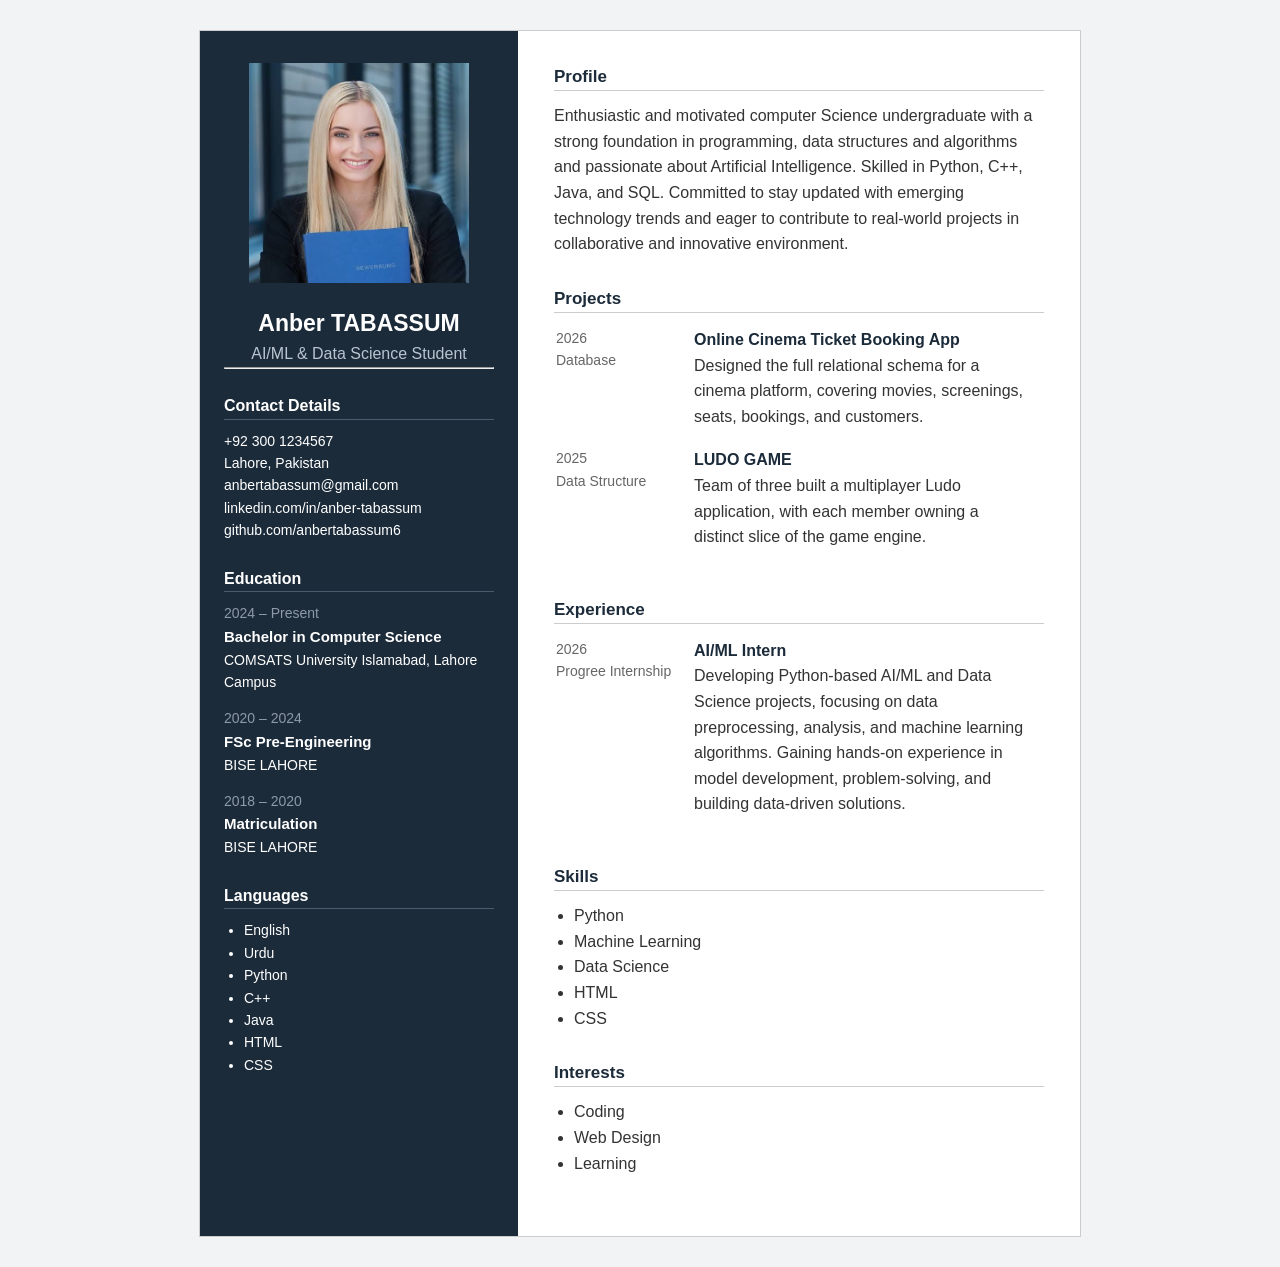
<file: Assignment-1/index.html>
<!DOCTYPE html>
<html lang="en">
<head>
  <meta charset="UTF-8">
  <meta name="viewport" content="width=device-width, initial-scale=1">
  <title>Anber | CV</title>
  <link rel="stylesheet" href="styles.css">
</head>
<body>

  <div class="cv">

    <aside>
      <header>
        <img src="Capture.PNG" alt="Profile photo of Anber" width="220" height="220">
        <h1>Anber TABASSUM</h1>
        <p>AI/ML &amp; Data Science Student</p>
        <hr>
      </header>

      <section id="contact">
        <h2>Contact Details</h2>
        <ul>
          <li>+92 300 1234567</li>
          <li>Lahore, Pakistan</li>
          <li><a href="mailto:anbertabassum@gmail.com">anbertabassum@gmail.com</a></li>
          <li><a href="https://www.linkedin.com/in/anber-tabassum/">linkedin.com/in/anber-tabassum</a></li>
          <li><a href="https://github.com/anbertabassum6">github.com/anbertabassum6</a></li>
        </ul>
      </section>

      <section id="education">
        <h2>Education</h2>

        <article>
          <p class="date">2024 – Present</p>
          <h3>Bachelor in Computer Science</h3>
          <p>COMSATS University Islamabad, Lahore Campus</p>
        </article>

        <article>
          <p class="date">2020 – 2024</p>
          <h3>FSc Pre-Engineering</h3>
          <p>BISE LAHORE</p>
        </article>

        <article>
          <p class="date">2018 – 2020</p>
          <h3>Matriculation</h3>
          <p>BISE LAHORE</p>
        </article>
      </section>

      <section id="languages">
        <h2>Languages</h2>
        <ul>
          <li>English</li>
          <li>Urdu</li>
          <li>Python</li>
          <li>C++</li>
          <li>Java</li>
          <li>HTML</li>
          <li>CSS</li>
        </ul>
      </section>
    </aside>

    <main>
      <section id="about">
        <h2>Profile</h2>
        <p>
          Enthusiastic and motivated computer Science undergraduate with a strong foundation in programming, data structures and algorithms and passionate about Artificial Intelligence. Skilled in Python, C++, Java, and SQL. Committed to stay updated with emerging technology trends and eager to contribute to real-world projects in collaborative and innovative environment.
        </p>
      </section>

      <section id="projects">
        <h2>Projects</h2>

        <table>
          <tr>
            <td class="date">2026<br>Database</td>
            <td>
              <h3>Online Cinema Ticket Booking App</h3>
              <p>Designed the full relational schema for a cinema platform, covering movies, screenings, seats, bookings, and customers.</p>
            </td>
          </tr>
          <tr>
            <td class="date">2025<br>Data Structure</td>
            <td>
              <h3>LUDO GAME  </h3>
              <p>Team of three built a multiplayer Ludo application, with each member owning a distinct slice of the game engine.</p>
            </td>
          </tr>
        </table>
      </section>

      <section id="experience">
        <h2>Experience</h2>

        <table>
          <tr>
            <td class="date">2026<br>Progree Internship</td>
            <td>
              <h3>AI/ML Intern</h3>
              <p>
                Developing Python-based AI/ML and Data Science projects, focusing on data preprocessing, analysis, and machine learning algorithms. Gaining hands-on experience in model development, problem-solving, and building data-driven solutions.
              </p>
            </td>
          </tr>
        </table>
      </section>

      <section id="skills">
        <h2>Skills</h2>
        <ul>
          <li>Python</li>
          <li>Machine Learning</li>
          <li>Data Science</li>
          <li>HTML</li>
          <li>CSS</li>
        </ul>
      </section>

      <section id="interest">
        <h2>Interests</h2>
        <ul>
          <li>Coding</li>
          <li>Web Design</li>
          <li>Learning</li>
        </ul>
      </section>
    </main>

  </div>

</body>
</html>
</file>
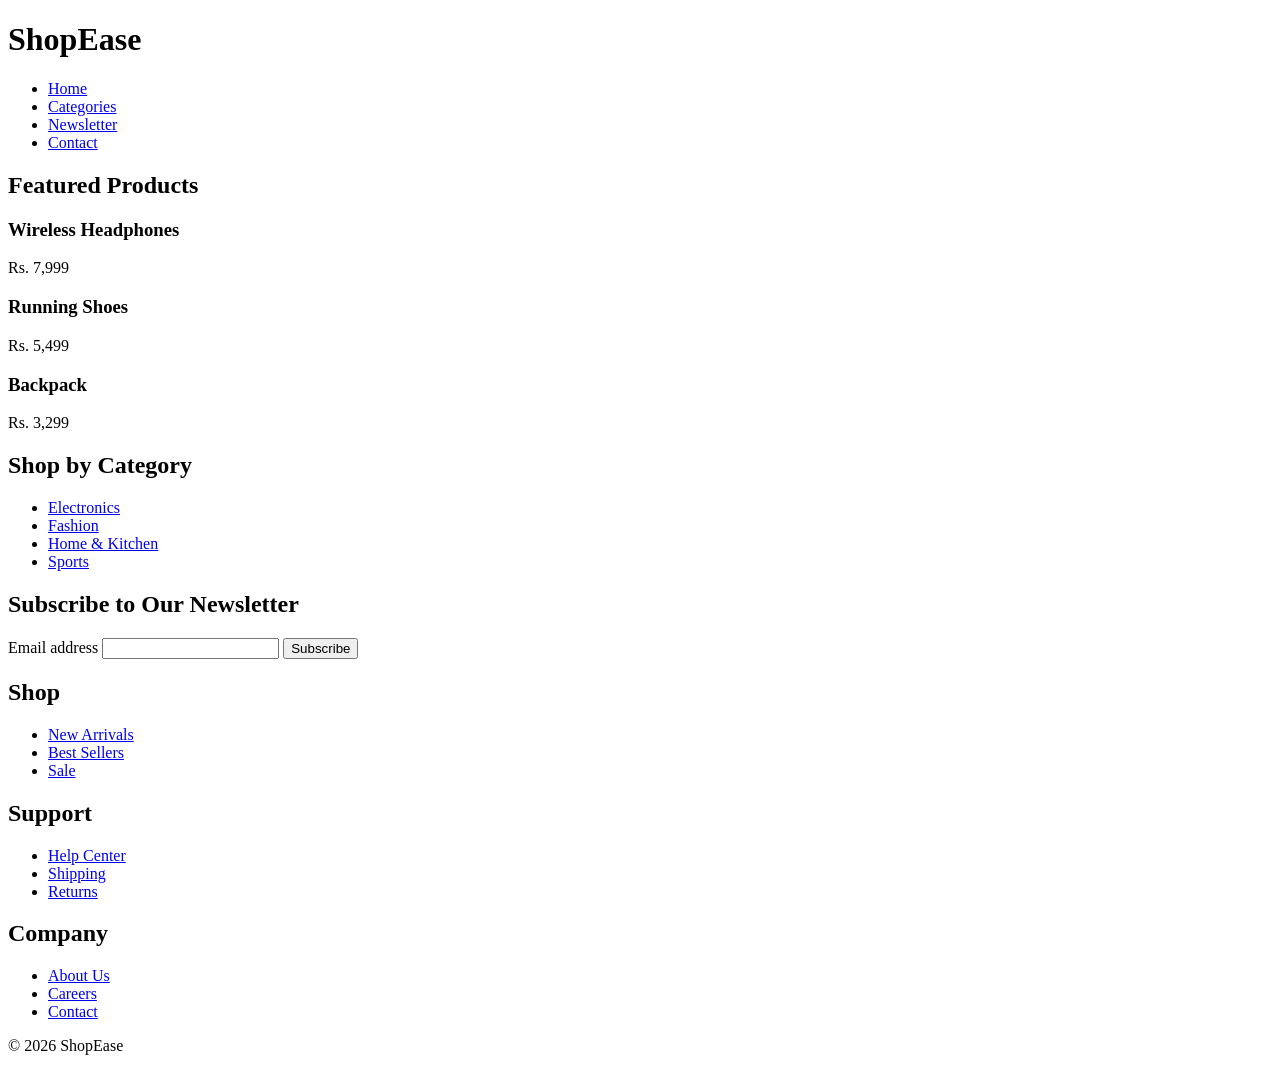
<file: Lab-1/index.html>
<!DOCTYPE html>
<html lang="en">
<head>
  <meta charset="UTF-8">
  <meta name="viewport" content="width=device-width, initial-scale=1.0">
  <title>ShopEase – Online Store</title>
</head>
<body>
  <header>
    <h1>ShopEase</h1>
    <nav aria-label="Main navigation">
      <ul>
        <li><a href="#featured">Home</a></li>
        <li><a href="#categories">Categories</a></li>
        <li><a href="#newsletter">Newsletter</a></li>
        <li><a href="#contact">Contact</a></li>
      </ul>
    </nav>
  </header>

  <main>
    <section id="featured">
      <h2>Featured Products</h2>
      <article>
        <h3>Wireless Headphones</h3>
        <p>Rs. 7,999</p>
      </article>
      <article>
        <h3>Running Shoes</h3>
        <p>Rs. 5,499</p>
      </article>
      <article>
        <h3>Backpack</h3>
        <p>Rs. 3,299</p>
      </article>
    </section>

    <section id="categories">
      <h2>Shop by Category</h2>
      <ul>
        <li><a href="#">Electronics</a></li>
        <li><a href="#">Fashion</a></li>
        <li><a href="#">Home &amp; Kitchen</a></li>
        <li><a href="#">Sports</a></li>
      </ul>
    </section>

    <section id="newsletter">
      <h2>Subscribe to Our Newsletter</h2>
      <form action="#" method="post">
        <label for="email">Email address</label>
        <input type="email" id="email" name="email" required>
        <button type="submit">Subscribe</button>
      </form>
    </section>
  </main>

  <footer id="contact">
    <nav aria-label="Footer navigation">
      <div>
        <h2>Shop</h2>
        <ul>
          <li><a href="#">New Arrivals</a></li>
          <li><a href="#">Best Sellers</a></li>
          <li><a href="#">Sale</a></li>
        </ul>
      </div>
      <div>
        <h2>Support</h2>
        <ul>
          <li><a href="#">Help Center</a></li>
          <li><a href="#">Shipping</a></li>
          <li><a href="#">Returns</a></li>
        </ul>
      </div>
      <div>
        <h2>Company</h2>
        <ul>
          <li><a href="#">About Us</a></li>
          <li><a href="#">Careers</a></li>
          <li><a href="#">Contact</a></li>
        </ul>
      </div>
    </nav>
    <p>&copy; 2026 ShopEase</p>
  </footer>
</body>
</html>
</file>
<file: Assignment-1/styles.css>
/* Remove default spacing from all elements */
* {
  margin: 0;
  padding: 0;
}

body {
  font-family: Arial, sans-serif;
  line-height: 1.6;
  color: #333333;
  background-color: #f1f3f5;
}

a {
  text-decoration: none;
}

.cv {
  display: flex;
  width: 880px;
  margin: 30px auto;
  background-color: #ffffff;
  border: 1px solid #cccccc;
}

/* ---------- Sidebar ---------- */
aside {
  width: 270px;
  padding: 32px 24px;
  background-color: #1c2b3a;
  color: #ffffff;
}

header {
  margin-bottom: 24px;
  text-align: center;
}

header img {
  margin-bottom: 14px;
}

header h1 {
  font-size: 23px;
}

header p {
  color: #b8c4d0;
}

aside section {
  margin-bottom: 24px;
}

aside h2 {
  margin-bottom: 10px;
  border-bottom: 1px solid #4a5b6c;
  font-size: 16px;
}

aside li,
aside article p {
  font-size: 14px;
}

aside a {
  color: #ffffff;
}

aside article {
  margin-bottom: 14px;
}

aside h3 {
  font-size: 15px;
}

.date {
  color: #8d9aa7;
  font-size: 14px;
}

/* ---------- Main ---------- */
main {
  flex: 1;
  padding: 32px 36px;
}

main section {
  margin-bottom: 28px;
}

main h2 {
  margin-bottom: 12px;
  border-bottom: 1px solid #cccccc;
  color: #1c2b3a;
  font-size: 17px;
}

main h3 {
  font-size: 16px;
  color: #1c2b3a;
}

main .date {
  color: #666666;
}

table {
  width: 100%;
}

td {
  vertical-align: top;
  padding: 0 16px 16px 0;
}

td.date {
  width: 120px;
}

ul {
  list-style: none;
}

#languages ul,
#skills ul,
#interest ul {
  padding-left: 20px;
  list-style: disc;
}
</file>
